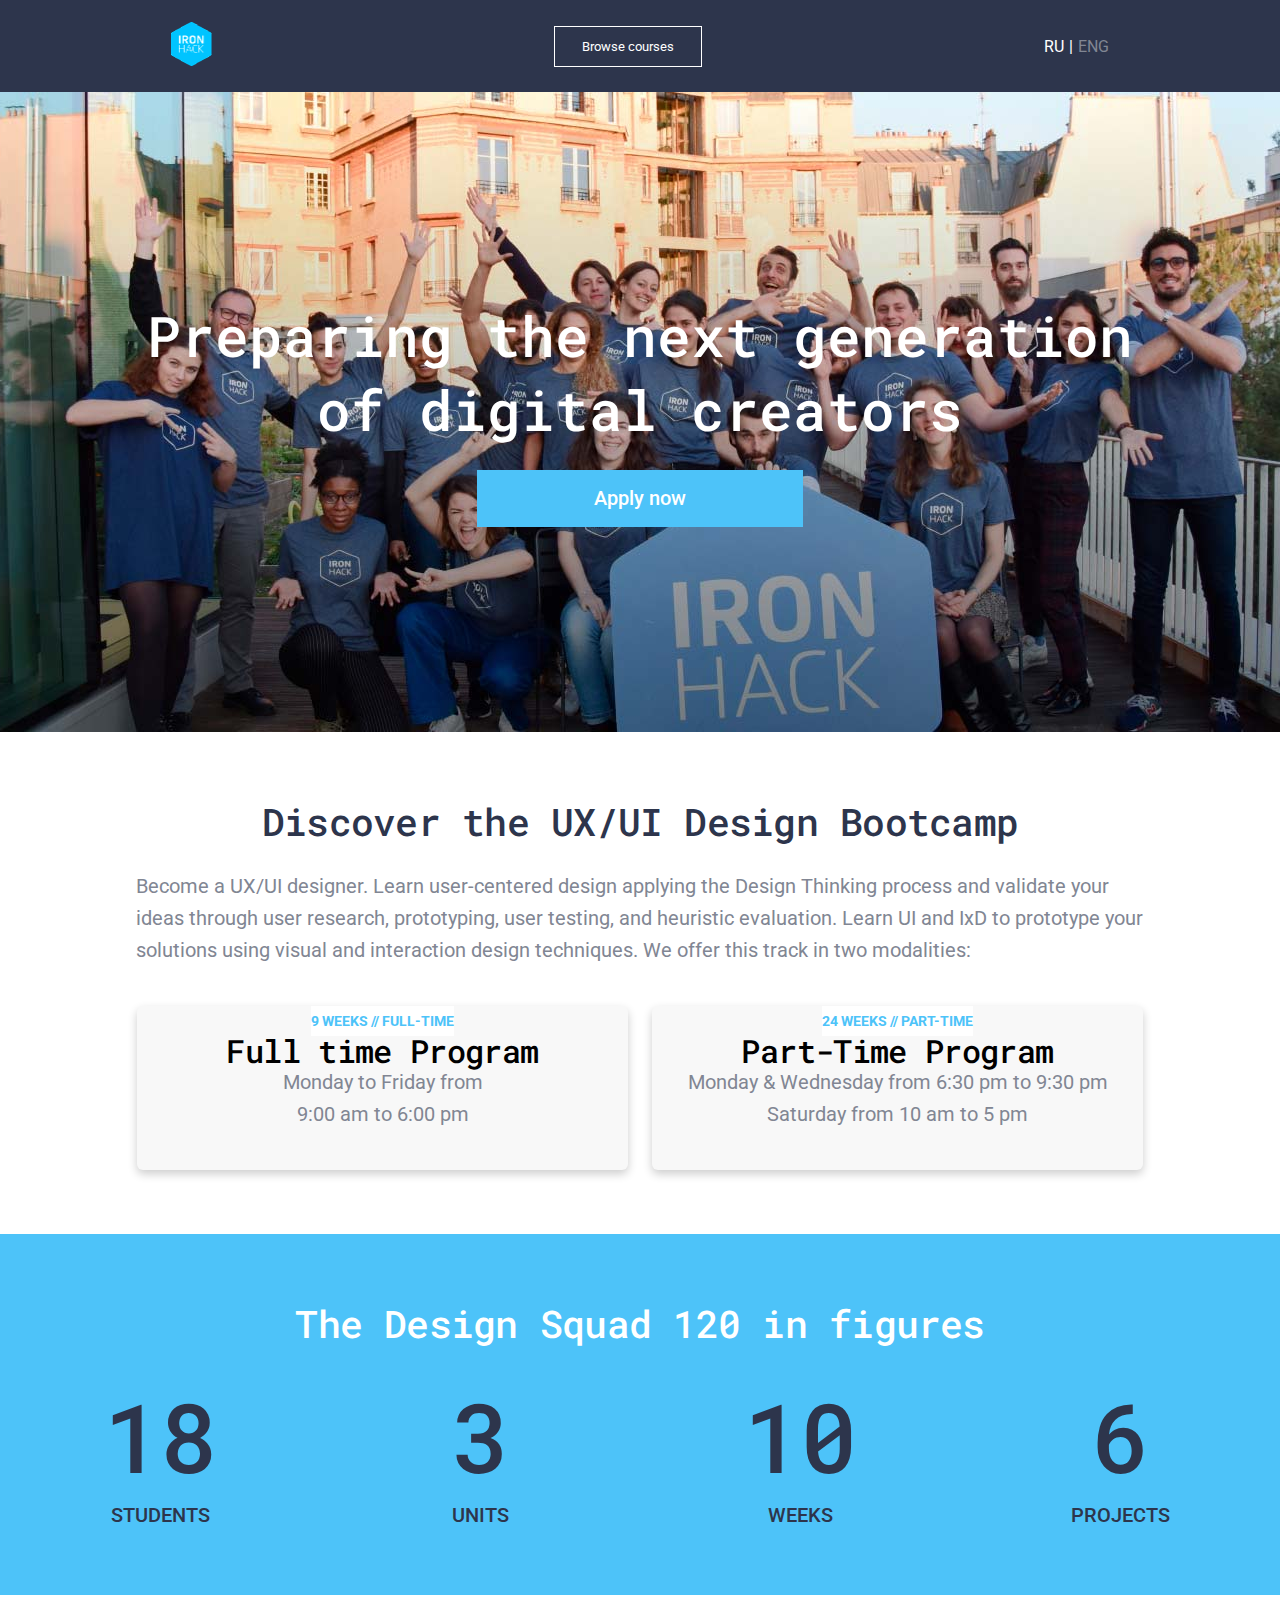
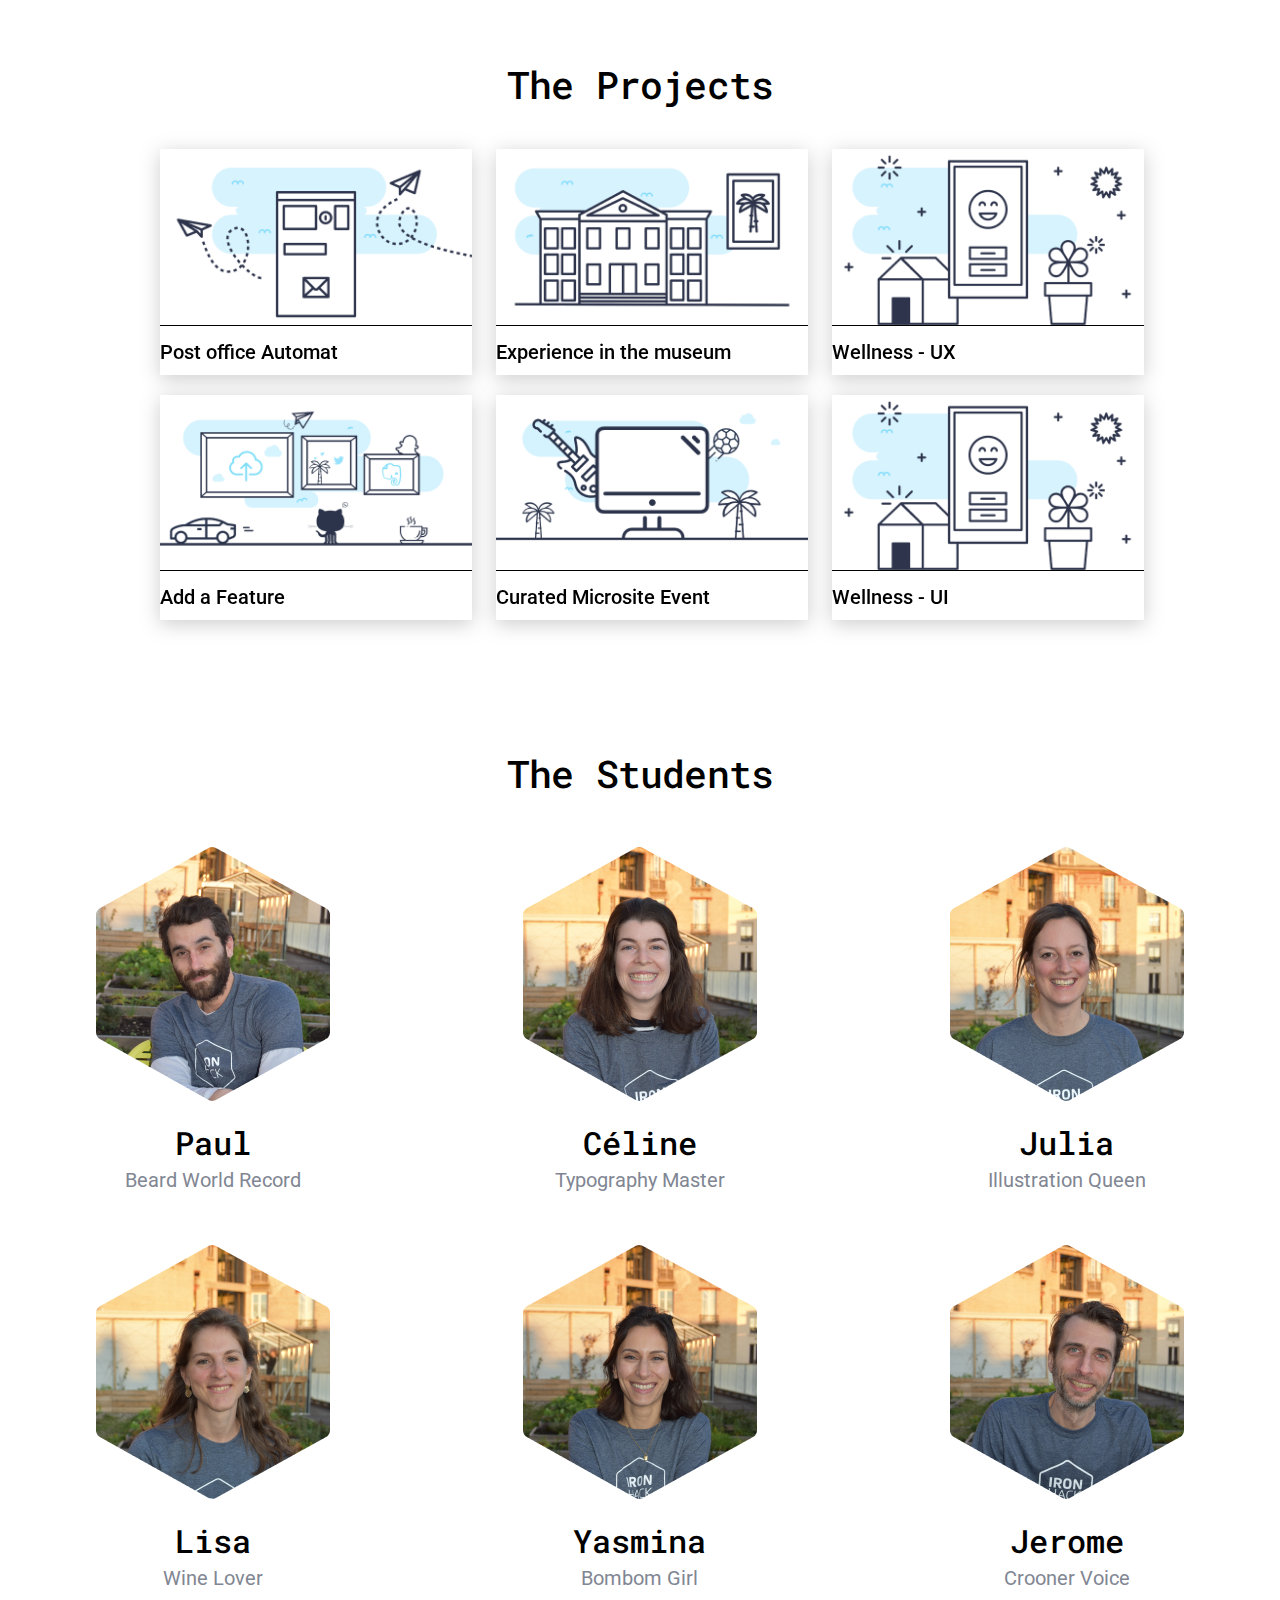
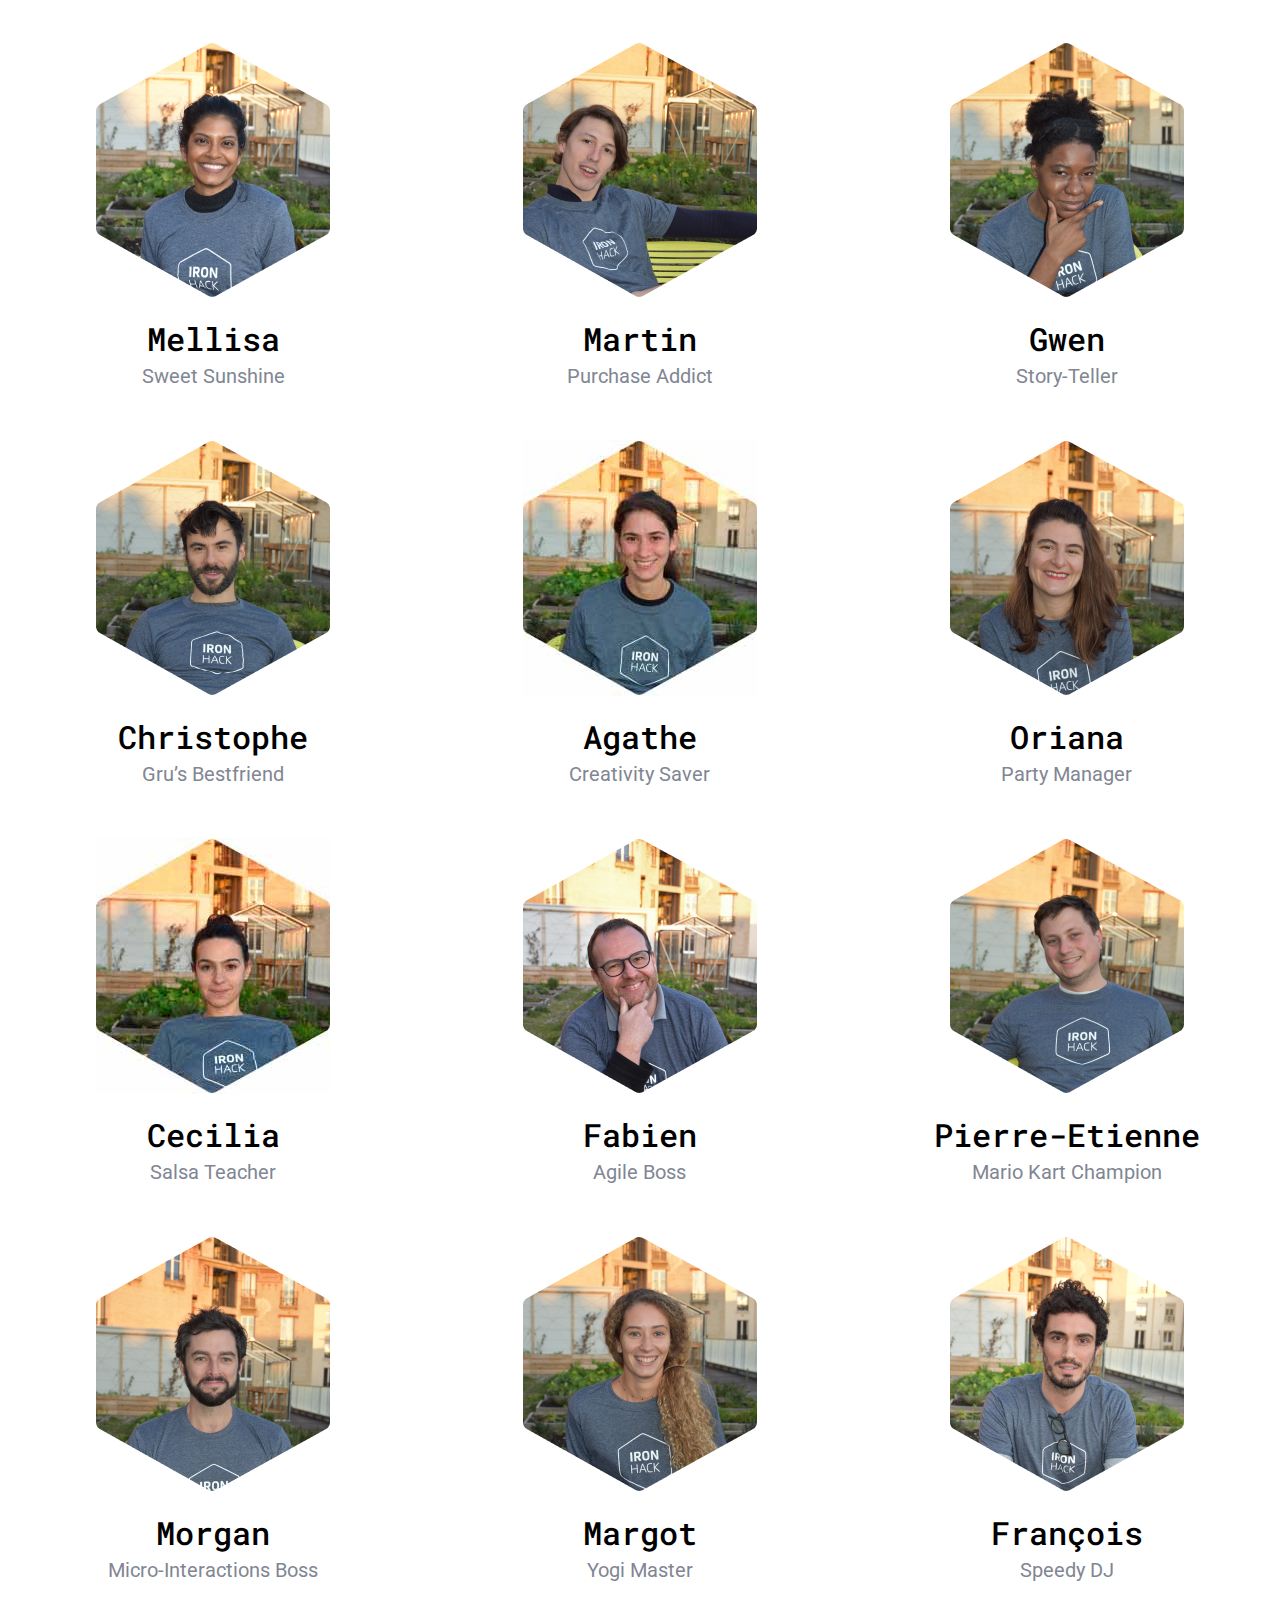
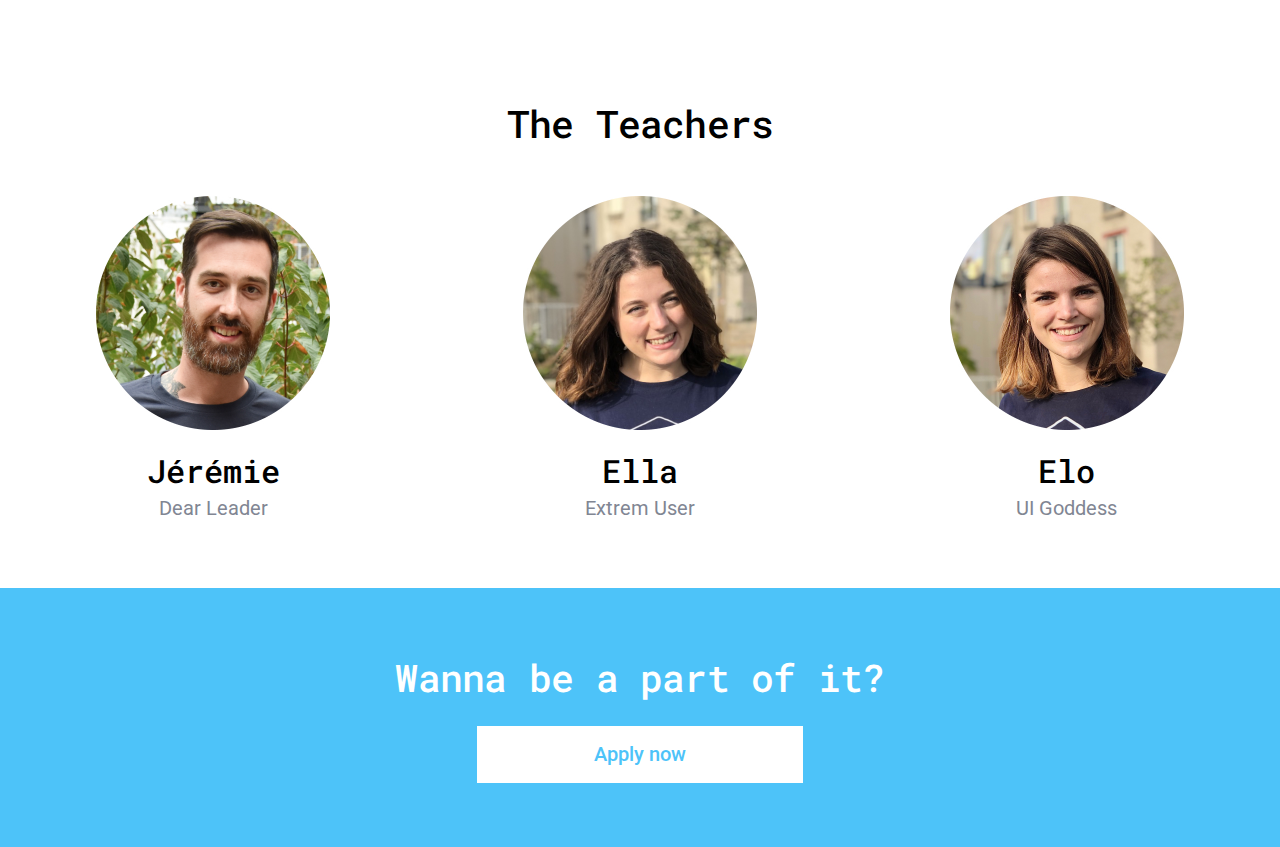
<file: eng.html>
<!DOCTYPE html>
<html lang="en">
<head>
	<title>Ironhack's</title>
	<meta charset="UTF-8">
	<meta name="viewport" content="width=device-width, initial-scale=1.0">
	<meta name="description" content="">
	<meta name="keywords" content="">
	<meta name="author" content="HelWorld">
	<meta http-equiv="cache-control" content="no-cache">
	<meta name="robots" content="noindex,follow">
	<meta name="theme-color" content="red">
	<link rel="stylesheet" href="assets/css/style.css">
	<!-- <link rel="stylesheet" href="assets/css/basic.css"> -->
	<link rel="preconnect" href="https://fonts.googleapis.com">
	<link rel="preconnect" href="https://fonts.gstatic.com" crossorigin>
</head>
<body>
	<nav>
		<a href="#"><img src="assets/img/Logo.png" alt="" class="logo"></a>
		<button class="btn_courses">Browse courses</button>
		<div class="change_lang"><a href="ru.html">RU</a><p>|</p><a href="#" class="noactive">ENG</a></div>
	</nav>
	<main>
		<div class="home">
			<h1>Preparing the next generation of digital creators</h1>
			<button class="apply_now">Apply now</button>
		</div>
		<div class="programm_block">
			<h2>Discover the UX/UI Design Bootcamp</h2>
			<p>Become a UX/UI designer. Learn user-centered design applying the Design Thinking process and validate your ideas through user research, prototyping, user testing, and heuristic evaluation. Learn UI and IxD to prototype your solutions using visual and interaction design techniques. We offer this track in two modalities:</p>
			<div class="programm_selection_block">
				<div class="full_time_programm_block">
					<mark>9 WEEKS // FULL-TIME</mark>
					<h3>Full time Program</h3>
					<p>Monday to Friday from 9:00 am to 6:00 pm</p>
				</div>
				<div class="part-time_programm_block">
					<mark>24 WEEKS // PART-TIME</mark>
					<h3>Part-Time Program</h3>
					<p>Monday & Wednesday from 6:30 pm to 9:30 pm Saturday from 10 am to 5 pm</p>
				</div>
			</div>
		</div>
		<div class="information_block">
			<h2>The Design Squad 120 in figures</h2>
			<div class="static_block">
				<div>
					<h3>18</h3>
					<p>Students</p>
				</div>
				<div>
					<h3>3</h3>
					<p>Units</p>
				</div>
				<div>
					<h3>10</h3>
					<p>Weeks</p>
				</div>
				<div>
					<h3>6</h3>
					<p>Projects</p>
				</div>
			</div>
		</div>
		<div class="project_block">
			<h2>The Projects</h2>
			<div class="projects">
				<div>
					<img src="assets/img/Post_office_Automat.png" alt="">
					<p>Post office Automat</p>
				</div>
				<div>
					<img src="assets/img/Experience_in_the_museum.png" alt="">
					<p>Experience in the museum</p>
				</div>
				<div>
					<img src="assets/img/Wellness-UX.png" alt="">
					<p>Wellness - UX</p>
				</div>
				<div>
					<img src="assets/img/Add_a_Feature.png" alt="">
					<p>Add a Feature</p>
				</div>
				<div>
					<img src="assets/img/Curated_Microsite_Event.png" alt="">
					<p>Curated Microsite Event</p>
				</div>
				<div>
					<img src="assets/img/Wellness-UI.png" alt="">
					<p>Wellness - UI</p>
				</div>
			</div>
		</div>
		<div class="students_block">
			<h2>The Students</h2>
			<div class="main_students_block">
				<div class="student-s_personal_block">
					<img src="assets/img/Paul.jpg" alt="">
					<h3>Paul</h3>
					<p>Beard World Record</p>
				</div>
				<div class="student-s_personal_block">
					<img src="assets/img/Céline.jpg" alt="">
					<h3>Céline</h3>
					<p>Typography Master</p>
				</div>
				<div class="student-s_personal_block">
					<img src="assets/img/Julia.jpg" alt="">
					<h3>Julia</h3>
					<p>Illustration Queen</p>
				</div>
				<div class="student-s_personal_block">
					<img src="assets/img/Lisa.jpg" alt="">
					<h3>Lisa</h3>
					<p>Wine Lover</p>
				</div>
				<div class="student-s_personal_block">
					<img src="assets/img/Yasmina.jpg" alt="">
					<h3>Yasmina</h3>
					<p>Bombom Girl</p>
				</div>
				<div class="student-s_personal_block">
					<img src="assets/img/Jerome.jpg" alt="">
					<h3>Jerome</h3>
					<p>Crooner Voice</p>
				</div>
				<div class="student-s_personal_block">
					<img src="assets/img/Mellisa.jpg" alt="">
					<h3>Mellisa</h3>
					<p>Sweet Sunshine</p>
				</div>
				<div class="student-s_personal_block">
					<img src="assets/img/Martin.jpg" alt="">
					<h3>Martin</h3>
					<p>Purchase Addict</p>
				</div>
				<div class="student-s_personal_block">
					<img src="assets/img/Gwen.jpg" alt="">
					<h3>Gwen</h3>
					<p>Story-Teller</p>
				</div>
				<div class="student-s_personal_block">
					<img src="assets/img/Christophe.jpg" alt="">
					<h3>Christophe</h3>
					<p>Gru’s Bestfriend</p>
				</div>
				<div class="student-s_personal_block">
					<img src="assets/img/Agathe.jpg" alt="">
					<h3>Agathe</h3>
					<p>Creativity Saver</p>
				</div>
				<div class="student-s_personal_block">
					<img src="assets/img/Oriana.jpg" alt="">
					<h3>Oriana</h3>
					<p>Party Manager</p>
				</div>
				<div class="student-s_personal_block">
					<img src="assets/img/Cecilia.jpg" alt="">
					<h3>Cecilia</h3>
					<p>Salsa Teacher</p>
				</div>
				<div class="student-s_personal_block">
					<img src="assets/img/Fabien.jpg" alt="">
					<h3>Fabien</h3>
					<p>Agile Boss</p>
				</div>
				<div class="student-s_personal_block">
					<img src="assets/img/PE.jpg" alt="">
					<h3>Pierre-Etienne</h3>
					<p>Mario Kart Champion</p>
				</div>
				<div class="student-s_personal_block">
					<img src="assets/img/Morgan.jpg" alt="">
					<h3>Morgan</h3>
					<p>Micro-Interactions Boss</p>
				</div>
				<div class="student-s_personal_block">
					<img src="assets/img/Margot.jpg" alt="">
					<h3>Margot</h3>
					<p>Yogi Master</p>
				</div>
				<div class="student-s_personal_block">
					<img src="assets/img/François.jpg" alt="">
					<h3>François</h3>
					<p>Speedy DJ</p>
				</div>
			</div>
		</div>
		<div class="teacher-s_block">
			<h2>The Teachers</h2>
			<div class="main_teacher-s_block">
				<div class="teacher-s_personal_block">
					<img src="assets/img/Jay.jpg" alt="">
					<h3>Jérémie</h3>
					<p>Dear Leader</p>
				</div>
				<div class="teacher-s_personal_block">
					<img src="assets/img/Ella.jpg" alt="">
					<h3>Ella</h3>
					<p>Extrem User</p>
				</div>
				<div class="teacher-s_personal_block">
					<img src="assets/img/Elo.jpg" alt="">
					<h3>Elo</h3>
					<p>UI Goddess</p>
				</div>
			</div>
		</div>
	</main>
	<footer>
		<h2>Wanna be a part of it?</h2>
		<button class="apply_now">Apply now</button>
	</footer>
</body>
</html>
</file>
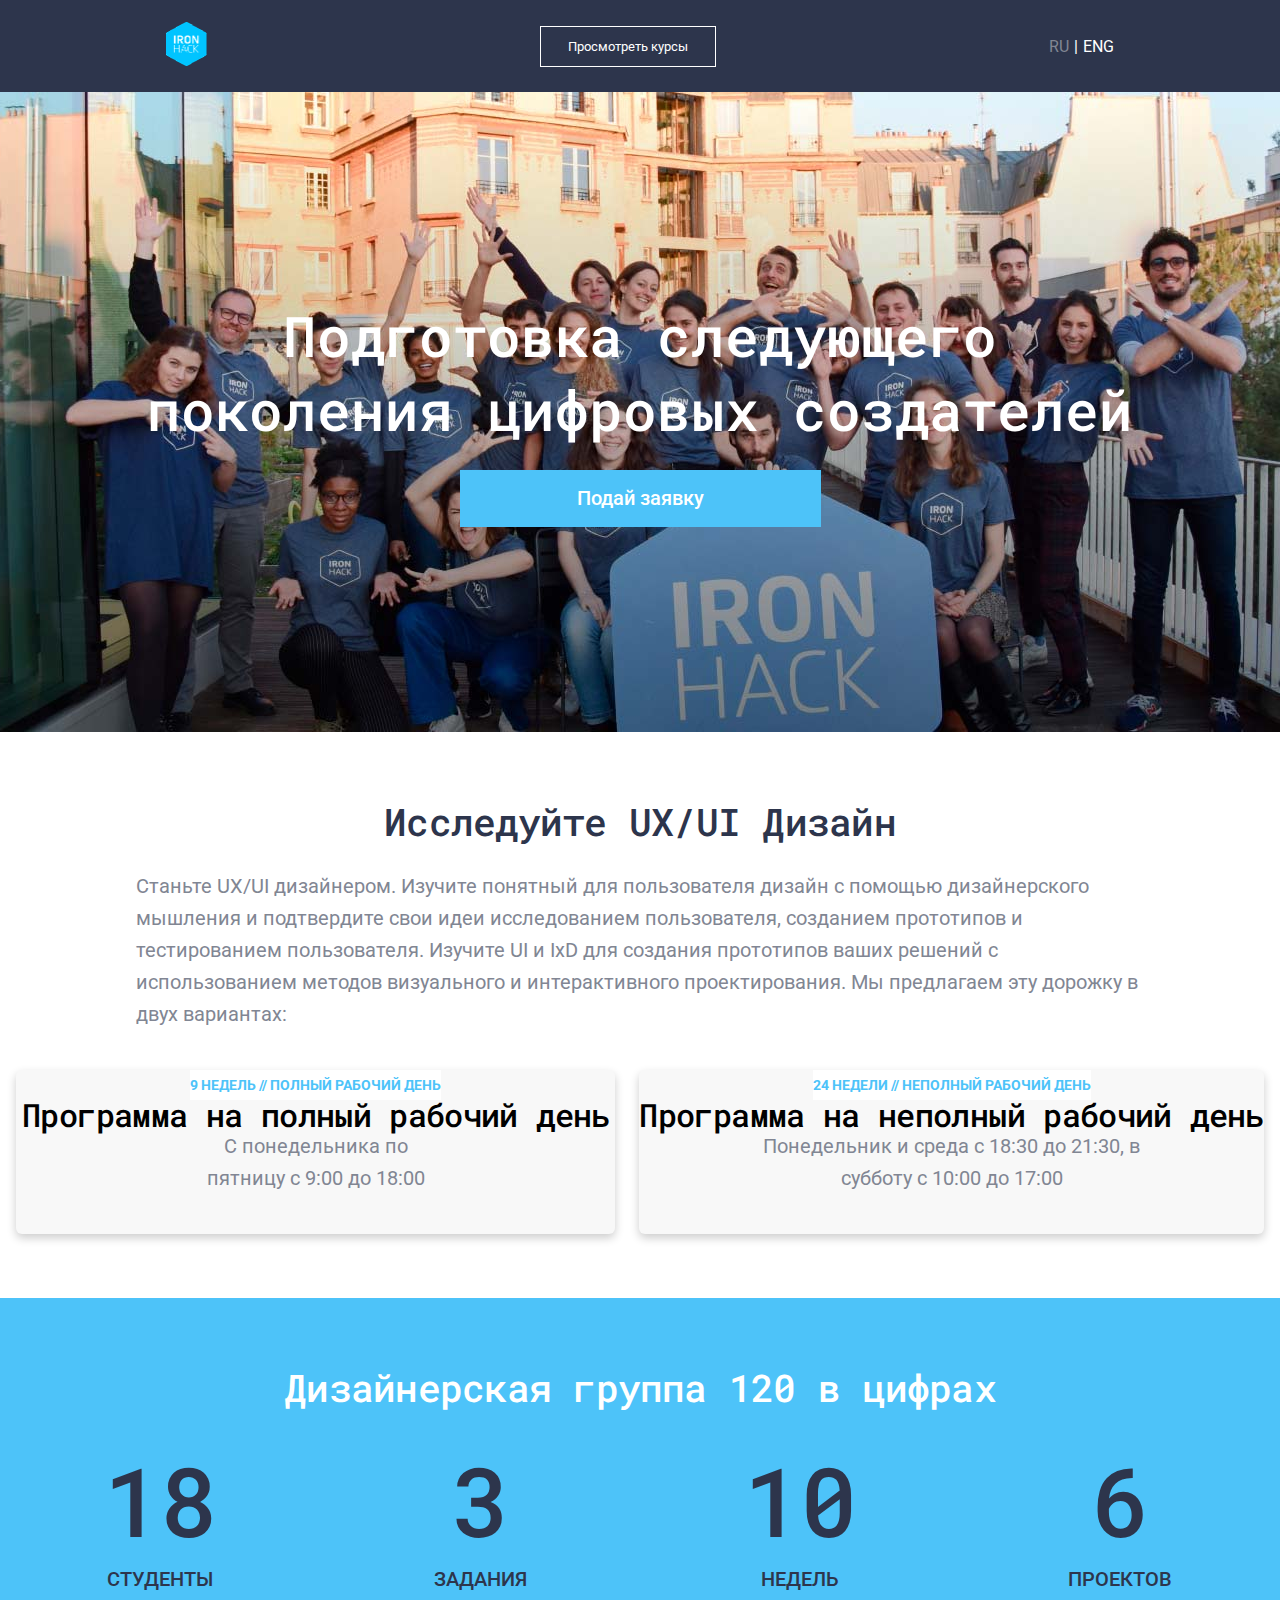
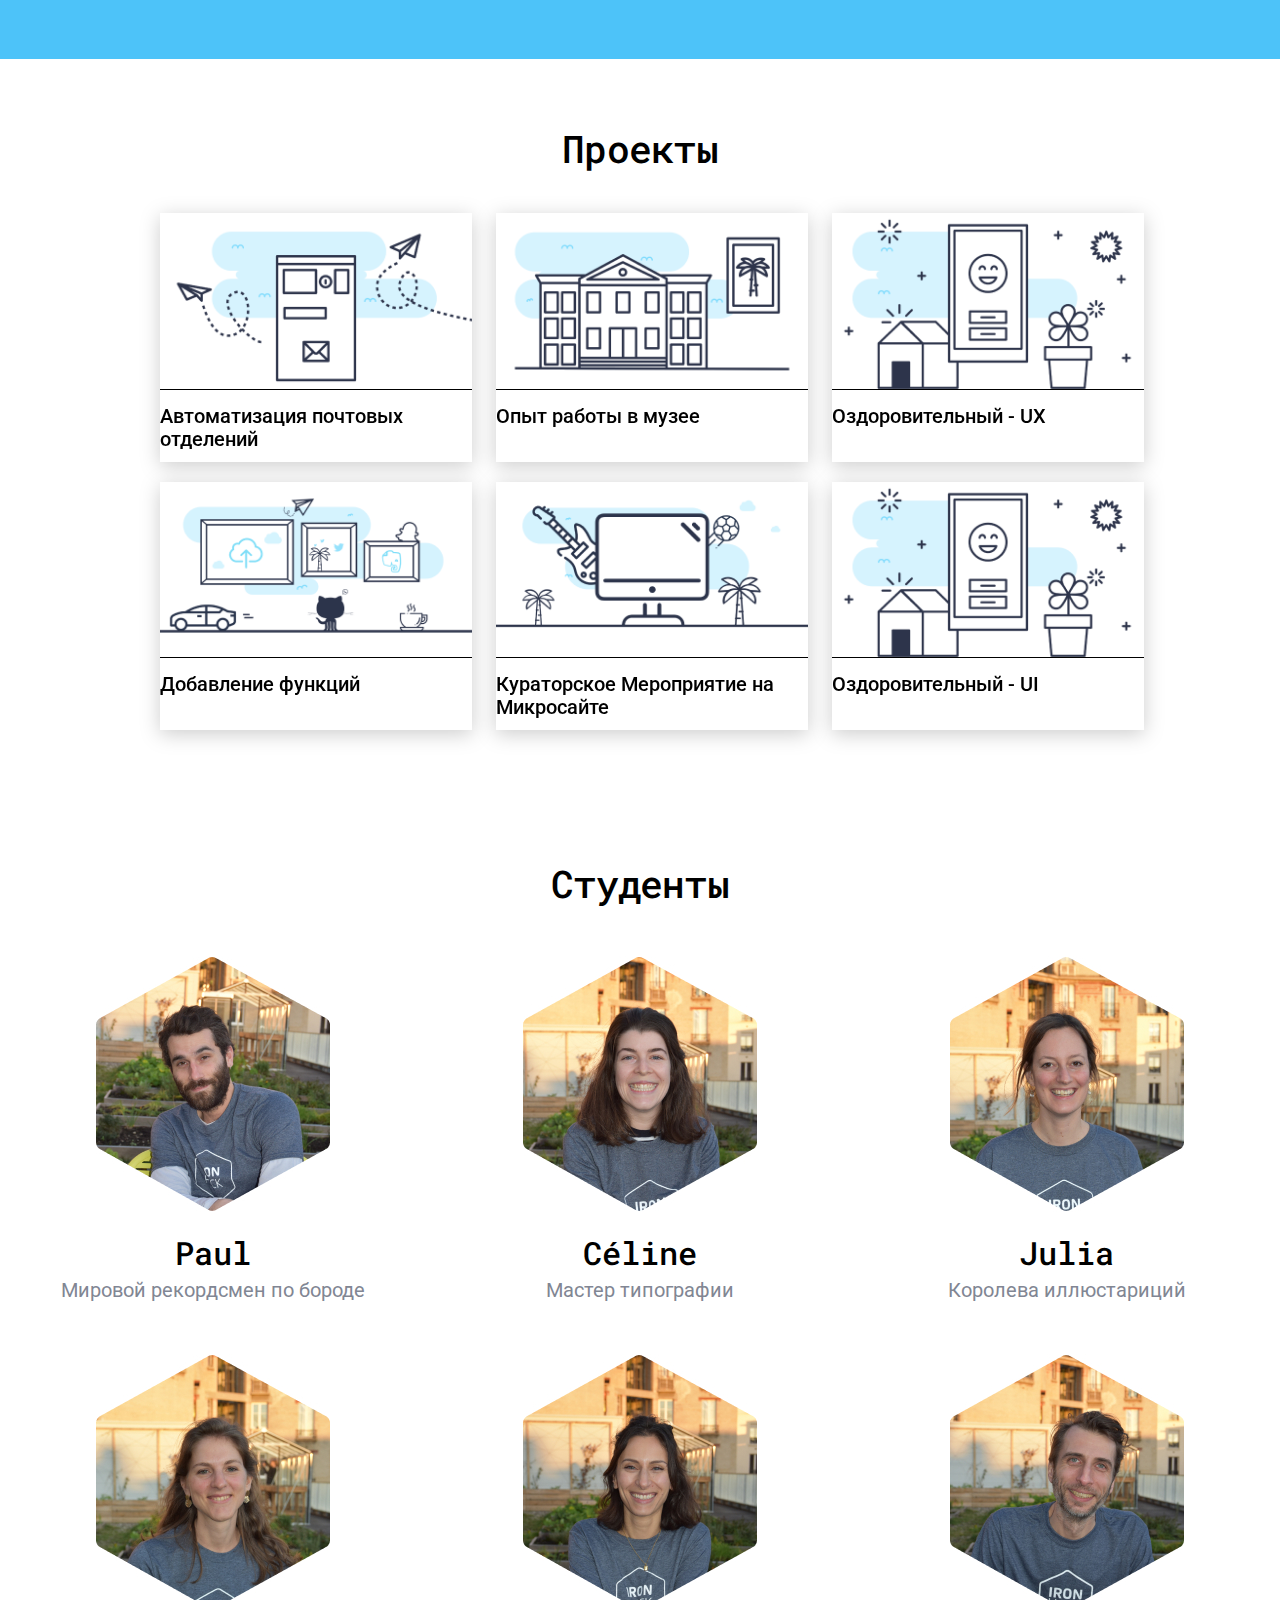
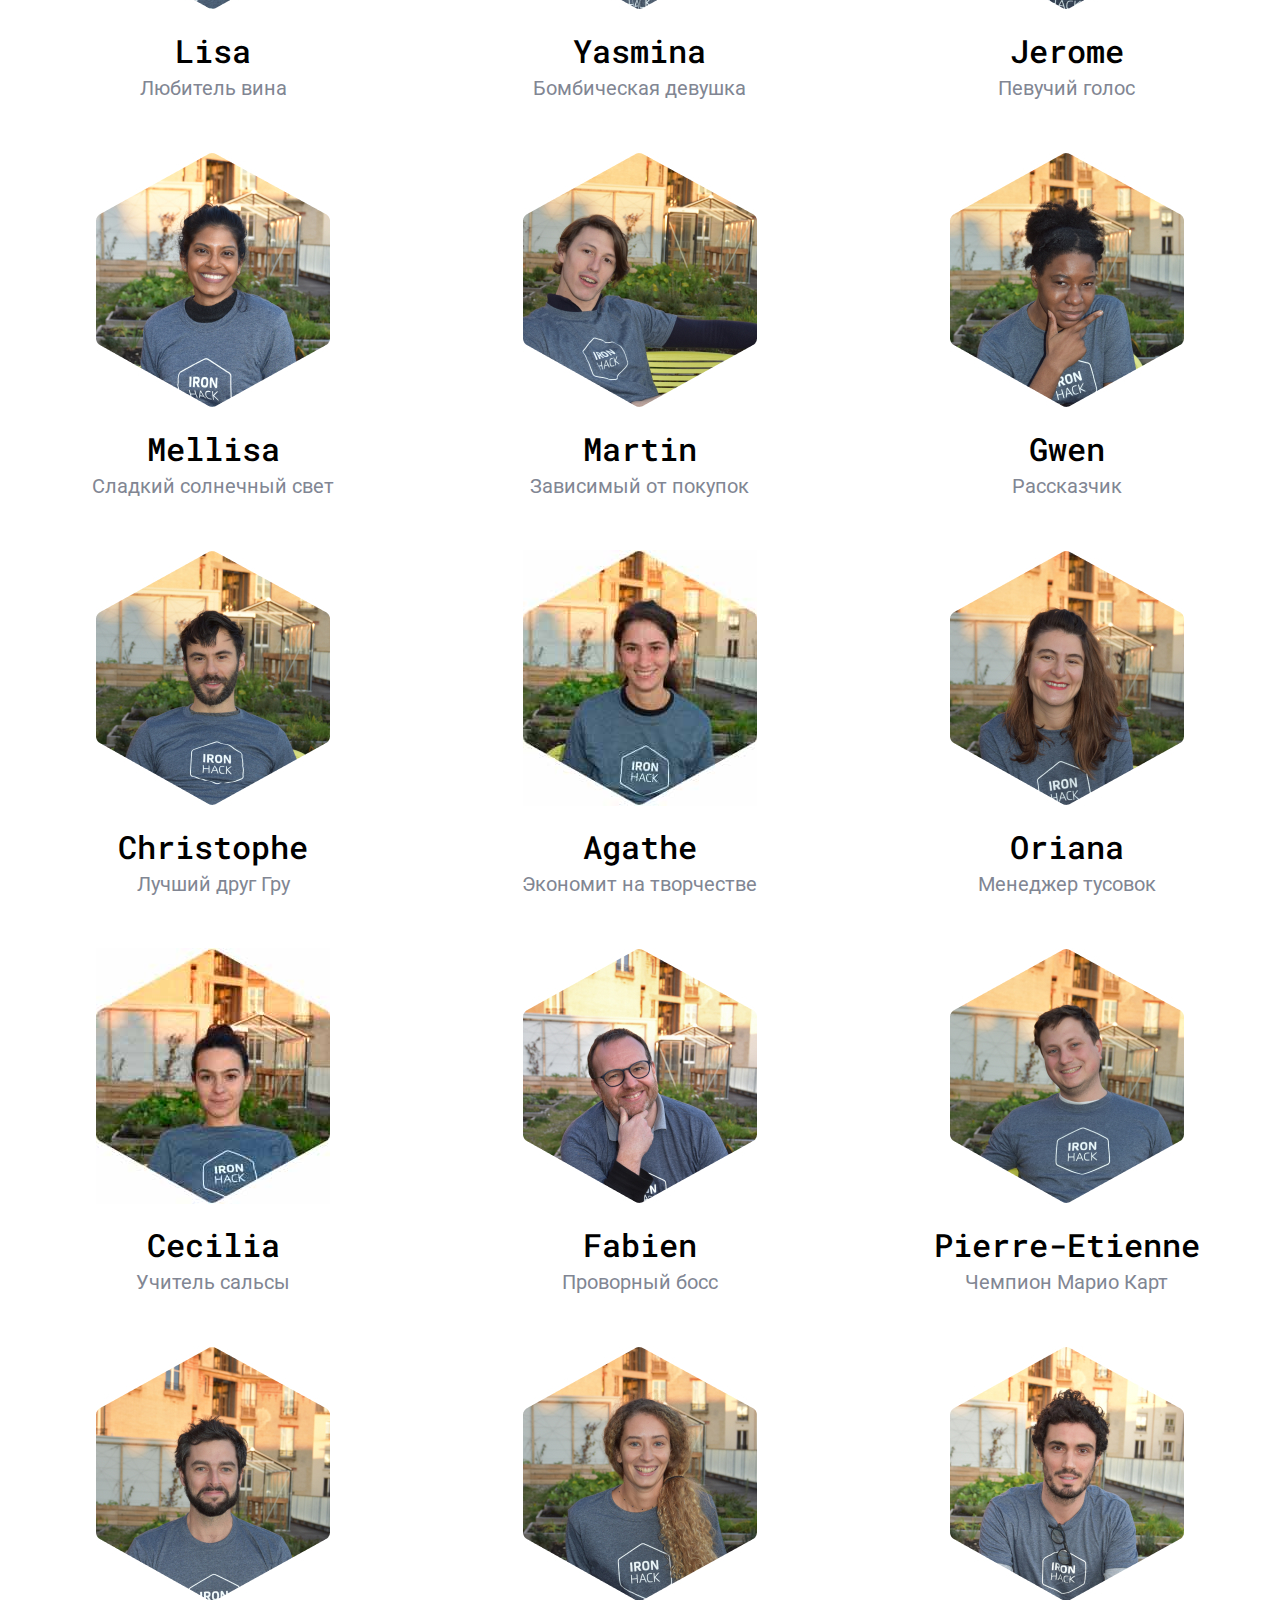
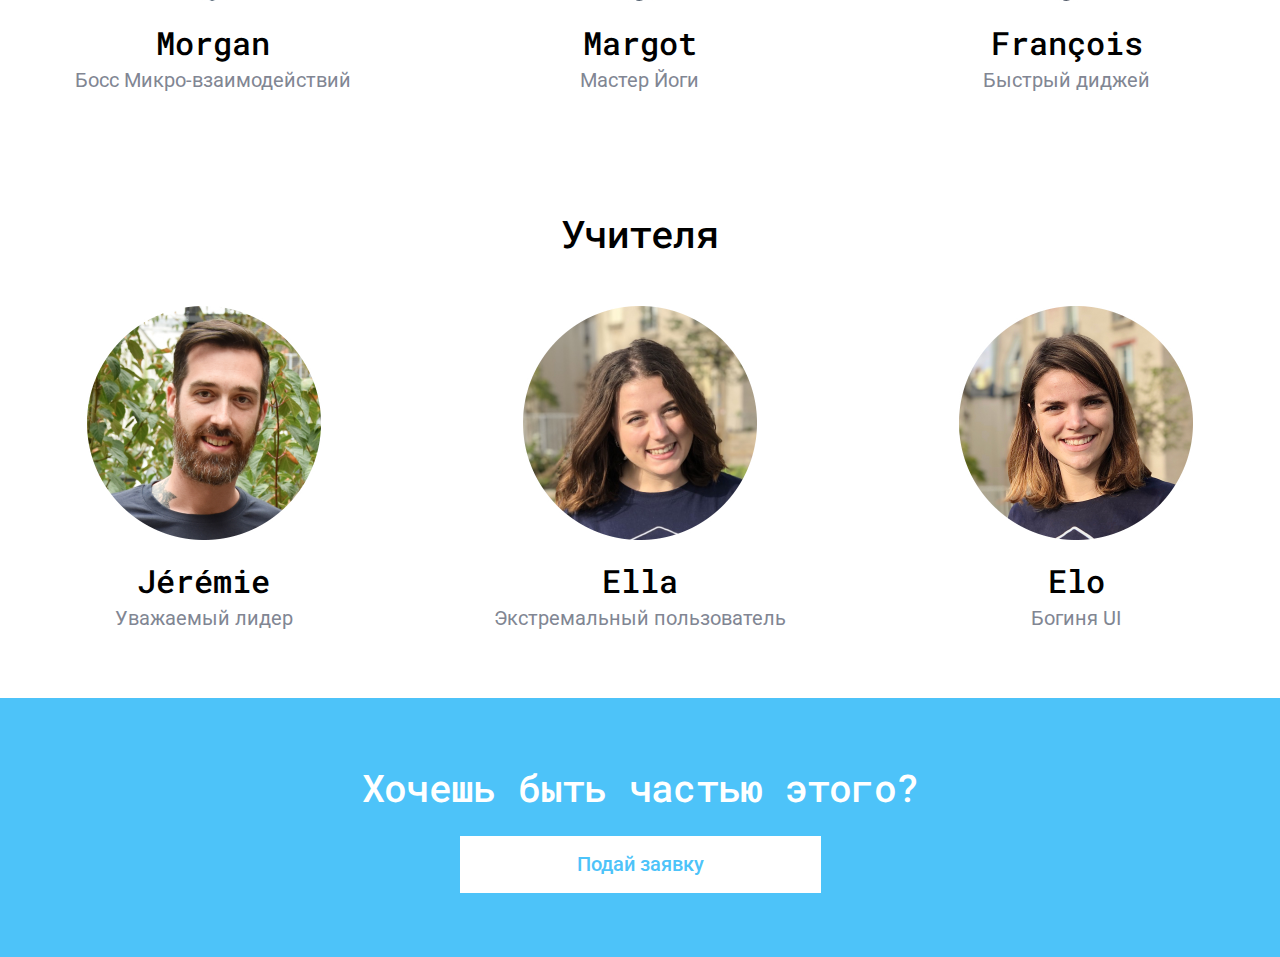
<file: ru.html>
<!DOCTYPE html>
<html lang="ru">
<head>
	<title>Ironhack's</title>
	<meta charset="UTF-8">
	<meta name="viewport" content="width=device-width, initial-scale=1.0">
	<meta name="description" content="">
	<meta name="keywords" content="">
	<meta name="author" content="HelWorld">
	<meta http-equiv="cache-control" content="no-cache">
	<meta name="robots" content="noindex,follow">
	<meta name="theme-color" content="red">
	<link rel="stylesheet" href="assets/css/style.css">
	<!-- <link rel="stylesheet" href="assets/css/basic.css"> -->
	<link rel="preconnect" href="https://fonts.googleapis.com">
	<link rel="preconnect" href="https://fonts.gstatic.com" crossorigin>
</head>
<body>
	<nav class="topnav">
		<a href="#"><img src="assets/img/Logo.png" alt="" class="logo"></a>
		<button class="btn_courses">Просмотреть курсы</button>
		<div class="change_lang"><a href="#" class="noactive">RU</a><p>|</p><a href="eng.html">ENG</a></div>
	</nav>
	<main>
		<div class="home">
			<h1>Подготовка следующего поколения цифровых создателей</h1>
			<button class="apply_now">Подай заявку</button>
		</div>
		<div class="programm_block">
			<h2>Исследуйте UX/UI Дизайн</h2>
			<p>Станьте UX/UI дизайнером. Изучите понятный для пользователя дизайн с помощью дизайнерского мышления и подтвердите свои идеи исследованием пользователя, созданием прототипов и тестированием пользователя. Изучите UI и IxD для создания прототипов ваших решений с использованием методов визуального и интерактивного проектирования. Мы предлагаем эту дорожку в двух вариантах:</p>
			<div class="programm_selection_block">
				<div class="full_time_programm_block">
					<mark>9 недель // полный рабочий день</mark>
					<h3>Программа на полный рабочий день</h3>
					<p>С понедельника по пятницу с 9:00 до 18:00</p>
				</div>
				<div class="part-time_programm_block">
					<mark>24 недели // неполный рабочий день</mark>
					<h3>Программа на неполный рабочий день</h3>
					<p>Понедельник и среда с 18:30 до 21:30, в субботу с 10:00 до 17:00</p>
				</div>
			</div>
		</div>
		<div class="information_block">
			<h2>Дизайнерская группа 120 в цифрах</h2>
			<div class="static_block">
				<div>
					<h3>18</h3>
					<p>Студенты</p>
				</div>
				<div>
					<h3>3</h3>
					<p>Задания</p>
				</div>
				<div>
					<h3>10</h3>
					<p>Недель</p>
				</div>
				<div>
					<h3>6</h3>
					<p>Проектов</p>
				</div>
			</div>
		</div>
		<div class="project_block">
			<h2>Проекты</h2>
			<div class="projects">
				<div>
					<img src="assets/img/Post_office_Automat.png" alt="">
					<p>Автоматизация почтовых отделений</p>
				</div>
				<div>
					<img src="assets/img/Experience_in_the_museum.png" alt="">
					<p>Опыт работы в музее</p>
				</div>
				<div>
					<img src="assets/img/Wellness-UX.png" alt="">
					<p>Оздоровительный - UX</p>
				</div>
				<div>
					<img src="assets/img/Add_a_Feature.png" alt="">
					<p>Добавление функций</p>
				</div>
				<div>
					<img src="assets/img/Curated_Microsite_Event.png" alt="">
					<p>Кураторское Мероприятие на Микросайте</p>
				</div>
				<div>
					<img src="assets/img/Wellness-UI.png" alt="">
					<p>Оздоровительный - UI</p>
				</div>
			</div>
		</div>
		<div class="students_block">
			<h2>Студенты</h2>
			<div class="main_students_block">
				<div class="student-s_personal_block">
					<img src="assets/img/Paul.jpg" alt="">
					<h3>Paul</h3>
					<p>Мировой рекордсмен по бороде</p>
				</div>
				<div class="student-s_personal_block">
					<img src="assets/img/Céline.jpg" alt="">
					<h3>Céline</h3>
					<p>Мастер типографии</p>
				</div>
				<div class="student-s_personal_block">
					<img src="assets/img/Julia.jpg" alt="">
					<h3>Julia</h3>
					<p>Королева иллюстариций</p>
				</div>
				<div class="student-s_personal_block">
					<img src="assets/img/Lisa.jpg" alt="">
					<h3>Lisa</h3>
					<p>Любитель вина</p>
				</div>
				<div class="student-s_personal_block">
					<img src="assets/img/Yasmina.jpg" alt="">
					<h3>Yasmina</h3>
					<p>Бомбическая девушка</p>
				</div>
				<div class="student-s_personal_block">
					<img src="assets/img/Jerome.jpg" alt="">
					<h3>Jerome</h3>
					<p>Певучий голос</p>
				</div>
				<div class="student-s_personal_block">
					<img src="assets/img/Mellisa.jpg" alt="">
					<h3>Mellisa</h3>
					<p>Сладкий солнечный свет</p>
				</div>
				<div class="student-s_personal_block">
					<img src="assets/img/Martin.jpg" alt="">
					<h3>Martin</h3>
					<p>Зависимый от покупок</p>
				</div>
				<div class="student-s_personal_block">
					<img src="assets/img/Gwen.jpg" alt="">
					<h3>Gwen</h3>
					<p>Рассказчик</p>
				</div>
				<div class="student-s_personal_block">
					<img src="assets/img/Christophe.jpg" alt="">
					<h3>Christophe</h3>
					<p>Лучший друг Гру</p>
				</div>
				<div class="student-s_personal_block">
					<img src="assets/img/Agathe.jpg" alt="">
					<h3>Agathe</h3>
					<p>Экономит на творчестве</p>
				</div>
				<div class="student-s_personal_block">
					<img src="assets/img/Oriana.jpg" alt="">
					<h3>Oriana</h3>
					<p>Менеджер тусовок</p>
				</div>
				<div class="student-s_personal_block">
					<img src="assets/img/Cecilia.jpg" alt="">
					<h3>Cecilia</h3>
					<p>Учитель сальсы</p>
				</div>
				<div class="student-s_personal_block">
					<img src="assets/img/Fabien.jpg" alt="">
					<h3>Fabien</h3>
					<p>Проворный босс</p>
				</div>
				<div class="student-s_personal_block">
					<img src="assets/img/PE.jpg" alt="">
					<h3>Pierre-Etienne</h3>
					<p>Чемпион Марио Карт</p>
				</div>
				<div class="student-s_personal_block">
					<img src="assets/img/Morgan.jpg" alt="">
					<h3>Morgan</h3>
					<p>Босс Микро-взаимодействий</p>
				</div>
				<div class="student-s_personal_block">
					<img src="assets/img/Margot.jpg" alt="">
					<h3>Margot</h3>
					<p>Мастер Йоги</p>
				</div>
				<div class="student-s_personal_block">
					<img src="assets/img/François.jpg" alt="">
					<h3>François</h3>
					<p>Быстрый диджей</p>
				</div>
			</div>
		</div>
		<div class="teacher-s_block">
			<h2>Учителя</h2>
			<div class="main_teacher-s_block">
				<div class="teacher-s_personal_block">
					<img src="assets/img/Jay.jpg" alt="">
					<h3>Jérémie</h3>
					<p>Уважаемый лидер</p>
				</div>
				<div class="teacher-s_personal_block">
					<img src="assets/img/Ella.jpg" alt="">
					<h3>Ella</h3>
					<p>Экстремальный пользователь</p>
				</div>
				<div class="teacher-s_personal_block">
					<img src="assets/img/Elo.jpg" alt="">
					<h3>Elo</h3>
					<p>Богиня UI</p>
				</div>
			</div>
		</div>
	</main>
	<footer>
		<h2>Хочешь быть частью этого?</h2>
		<button class="apply_now">Подай заявку</button>
	</footer>
</body>
</html>
</file>
<file: assets/css/style.css>
@import url('basic.css');

nav {
	display: flex;
	justify-content: space-around;
	align-items: center;
	padding-top: 22px;
	padding-bottom: 22px;
	background-color: var(--general_color);
}

.logo {
	width: 41px;
	height: 44px;
}

.btn_courses {
	text-align: center;
	vertical-align: middle;
	padding: 12px 27px;
	border: 1px solid #fff;
	font-family: 'Roboto';
	text-decoration: none;
	color: var(--basic_color);
	background-color: var(--general_color);
	cursor: pointer;
}

.change_lang {
	display: flex;
	font-family: 'Roboto', sans-serif;
}

.change_lang a {
	font-size: 16px;
	line-height: 19px;
}

.change_lang a:not(.noactive) {
	color: var(--basic_color);
}

.change_lang p {
	margin-left: 5px;
	margin-right: 5px;
	color: var(--basic_color);
}

.noactive {
	color: var(--third_color);
	pointer-events: none;
}

.home {
	display: flex;
	flex-direction: column;
	justify-content: center;
	align-items: center;
	max-width: 100%;
	width: 100%;
	min-width: 10%;
	min-height: 640px;
	background: url('../img/Background.jpg') no-repeat center;
	background-size: cover;
}

.home h1 {
	max-width: 1000px;
	font-size: 56px;
	color: var(--basic_color);
}

.apply_now {
	margin-top: 24px;
	padding: 17px 117px;
	border: 0;
	font-family: 'Roboto', sans-serif;
	font-weight: 500;
	font-size: 20px;
	line-height: 23px;
	background-color: var(--secondary_color);
	color: var(--basic_color);
}

.programm_block {
	display: flex;
	justify-content: center;
	align-items: center;
	flex-direction: column;
	margin-bottom: 64px;
	max-width: 100%;
}

.programm_block h2 {
	margin-top: 64px;
	margin-bottom: 24px;
	color: var(--general_color);
}

.programm_block p {
	margin-bottom: 40px;
	max-width: 1008px;
	font-family: 'Roboto', sans-serif;
	font-size: 20px;
	line-height: 160%;
	color: var(--third_color);
}

.programm_selection_block {
	margin: 0;
	display: flex;
	flex-direction: row;
	justify-content: space-between;
	flex-wrap: wrap;
	text-align: center;
	max-width: 100%;
}

.programm_selection_block div {
	display: flex;
	flex-direction: column;
	align-items: center;
	justify-content: center;
	background: #F8F8F8;
	box-shadow: 0px 4px 10px rgba(0, 0, 0, 0.2);
	border-radius: 6px;
}

.programm_selection_block mark {
	font-family: 'Roboto', sans-serif;
	font-weight: bold;
	font-size: 14px;
	line-height: 30px;
	color: var(--secondary_color);
	background-color: var(--basic_color);
	text-transform: uppercase;
}

.full_time_programm_block mark {
	margin-left: 174px;
	margin-right: 174px;
}

.part-time_programm_block mark {
	margin-left: 170px;
	margin-right: 170px;
}

.programm_selection_block h3 {
	font-size: 32px;
	line-height: 30px;
	letter-spacing: -0.02em;
}

.programm_selection_block p {
	font-family: 'Roboto', sans-serif;
	font-size: 20px;
	line-height: 160%;
	color: var(--third_color);
}

.full_time_programm_block {
	margin-right: 24px;
}

.full_time_programm_block p {
	max-width: 230px;
}

.part-time_programm_block p {
	max-width: 440px;
}

.information_block {
	display: flex;
	flex-direction: column;
	justify-content: center;
	background-color: var(--secondary_color);
}

.information_block h2 {
	padding-top: 64px;
	color: var(--basic_color);
}

.static_block {
	display: inline-grid;
	grid-template-columns: 1fr 1fr 1fr 1fr;
	text-align: center;
	margin-top: 24px;
	padding-bottom: 64px;
}

.static_block h3 {
	font-size: 96px;
	line-height: 127px;
	letter-spacing: -0.02em;
	color: var(--general_color);
}

.static_block p {
	font-family: 'Roboto', sans-serif;
	font-weight: 500;
	font-size: 20px;
	line-height: 160%;
	color: var(--general_color);
	text-transform: uppercase;
}

.project_block {
	display: flex;
	flex-direction: column;
	justify-content: center;
	padding-bottom: 64px;
}

.project_block h2 {
	margin-top: 64px;
	margin-bottom: 20px;
}

.projects {
	margin: 0 auto;
	display: grid;
	grid-template-columns: 1fr 1fr 1fr;
	max-width: 1008px;
}

.projects > div {
	max-width: 320px;
	margin-top: 20px;
	margin-left: 24px;
	background-color: var(--basic_color);
	filter: drop-shadow(0px 4px 10px rgba(0, 0, 0, 0.2));
}

.projects img {
	max-width: 100%;
	width: 100%;
	min-width: 10%;
	border-bottom: 1px solid #000;
}

.projects p {
	margin-top: 11px;
	margin-bottom: 11px;
	font-family: 'Roboto', sans-serif;
	font-weight: 500;
	font-size: 20px;
	line-height: 23px;
}

.students_block {
	display: flex;
	flex-direction: column;
	justify-content: center;
}

.students_block h2 {
	margin-top: 64px;
}

.main_students_block {
	display: inline-grid;
	grid-template-columns: 1fr 1fr 1fr;
	text-align: center;
	margin-top: 48px;
}

.student-s_personal_block {
	margin-bottom: 48px;
}

.student-s_personal_block img {
	width: 234px;
	height: 256px;
}

.student-s_personal_block h3 {
	margin-top: 16px;
	font-weight: 500;
	font-size: 32px;
	line-height: 42px;
}

.student-s_personal_block p {
	font-style: normal;
	font-weight: normal;
	font-size: 20px;
	line-height: 160%;
	color: var(--third_color);
}

.teacher-s_block {
	display: flex;
	justify-content: center;
	flex-direction: column;
	text-align: center;
	margin-top: 64px;
	margin-bottom: 64px;
}

.teacher-s_block h2 {
	margin-bottom: 48px;
}

.main_teacher-s_block {
	display: flex;
	justify-content: space-around;
	flex-direction: row;
	flex-wrap: wrap;
}

.teacher-s_personal_block {
	display: inline-block;
}

.teacher-s_personal_block img {
	width: 234px;
	height: 234px;
}

.teacher-s_personal_block h3 {
	margin-top: 16px;
	font-weight: 500;
	font-size: 32px;
	line-height: 42px;
}

.teacher-s_personal_block p {
	font-style: normal;
	font-weight: normal;
	font-size: 20px;
	line-height: 160%;
	color: var(--third_color);
}

footer {
	padding-top: 64px;
	padding-bottom: 64px;
	text-align: center;
	color: var(--basic_color);
	background-color: var(--secondary_color);
}

footer > .apply_now {
	color: var(--secondary_color);
	background-color: var(--basic_color);
}

@media screen and (max-width: 1095px){
	.projects {
		grid-template-columns: 1fr 1fr;
	}
}

@media screen and (max-width: 725px){
	.projects {
		grid-template-columns: 1fr;
	}

	.main_students_block {
		grid-template-columns: 1fr 1fr;
	}

	.student-s_personal_block {
		margin-bottom: 24px;
	}

	.student-s_personal_block img {
		width: 156px;
		height: 170px;
	}
}

@media screen and (max-width: 534px){
	.programm_block {
		margin-bottom: 40px
	}

	.programm_selection_block {
		justify-content: center;
	}

	.full_time_programm_block {
		margin-right: 0;
	}

	.full_time_programm_block mark {
		margin-left: 91px;
		margin-right: 91px;
	}

	.part-time_programm_block {
		margin-top: 24px;
	}

	.part-time_programm_block p {
		max-width: 268px;
	}

	.part-time_programm_block mark {
		margin-left: 86px;
		margin-right: 86px;
	}

	.static_block {
		grid-template-columns: 1fr 1fr;
		padding-bottom: 40px
	}
}

@media screen and (max-width: 365px){
	.btn_courses {
		padding: 3px 6.5px;
	}

	.change_lang a {
		font-size: 14px;
	}

	.home h1 {
		font-size: 36px;
		line-height: 47px;
	}
}
</file>
<file: assets/css/basic.css>
@import url('https://fonts.googleapis.com/css2?family=Roboto&display=swap');
@import url('https://fonts.googleapis.com/css2?family=Roboto+Mono&display=swap');

:root {
	--basic_color: #fff;
	--general_color: #2d354c;
	--secondary_color: #4DC3F9;
	--third_color: #818693;
}

* {
	margin: 0;
	padding: 0;
}

a {
	text-decoration: none;
}

h1,h2,h3,h4,h5,h6 {
	font-family: 'Roboto Mono', monospace;
	font-weight: 500;
	text-align: center;
}

h2{
	font-size: 38px;
	line-height: 50px;
	letter-spacing: -0.02em;
}

p {
	font-family: 'Roboto', sans-serif;
}
</file>
